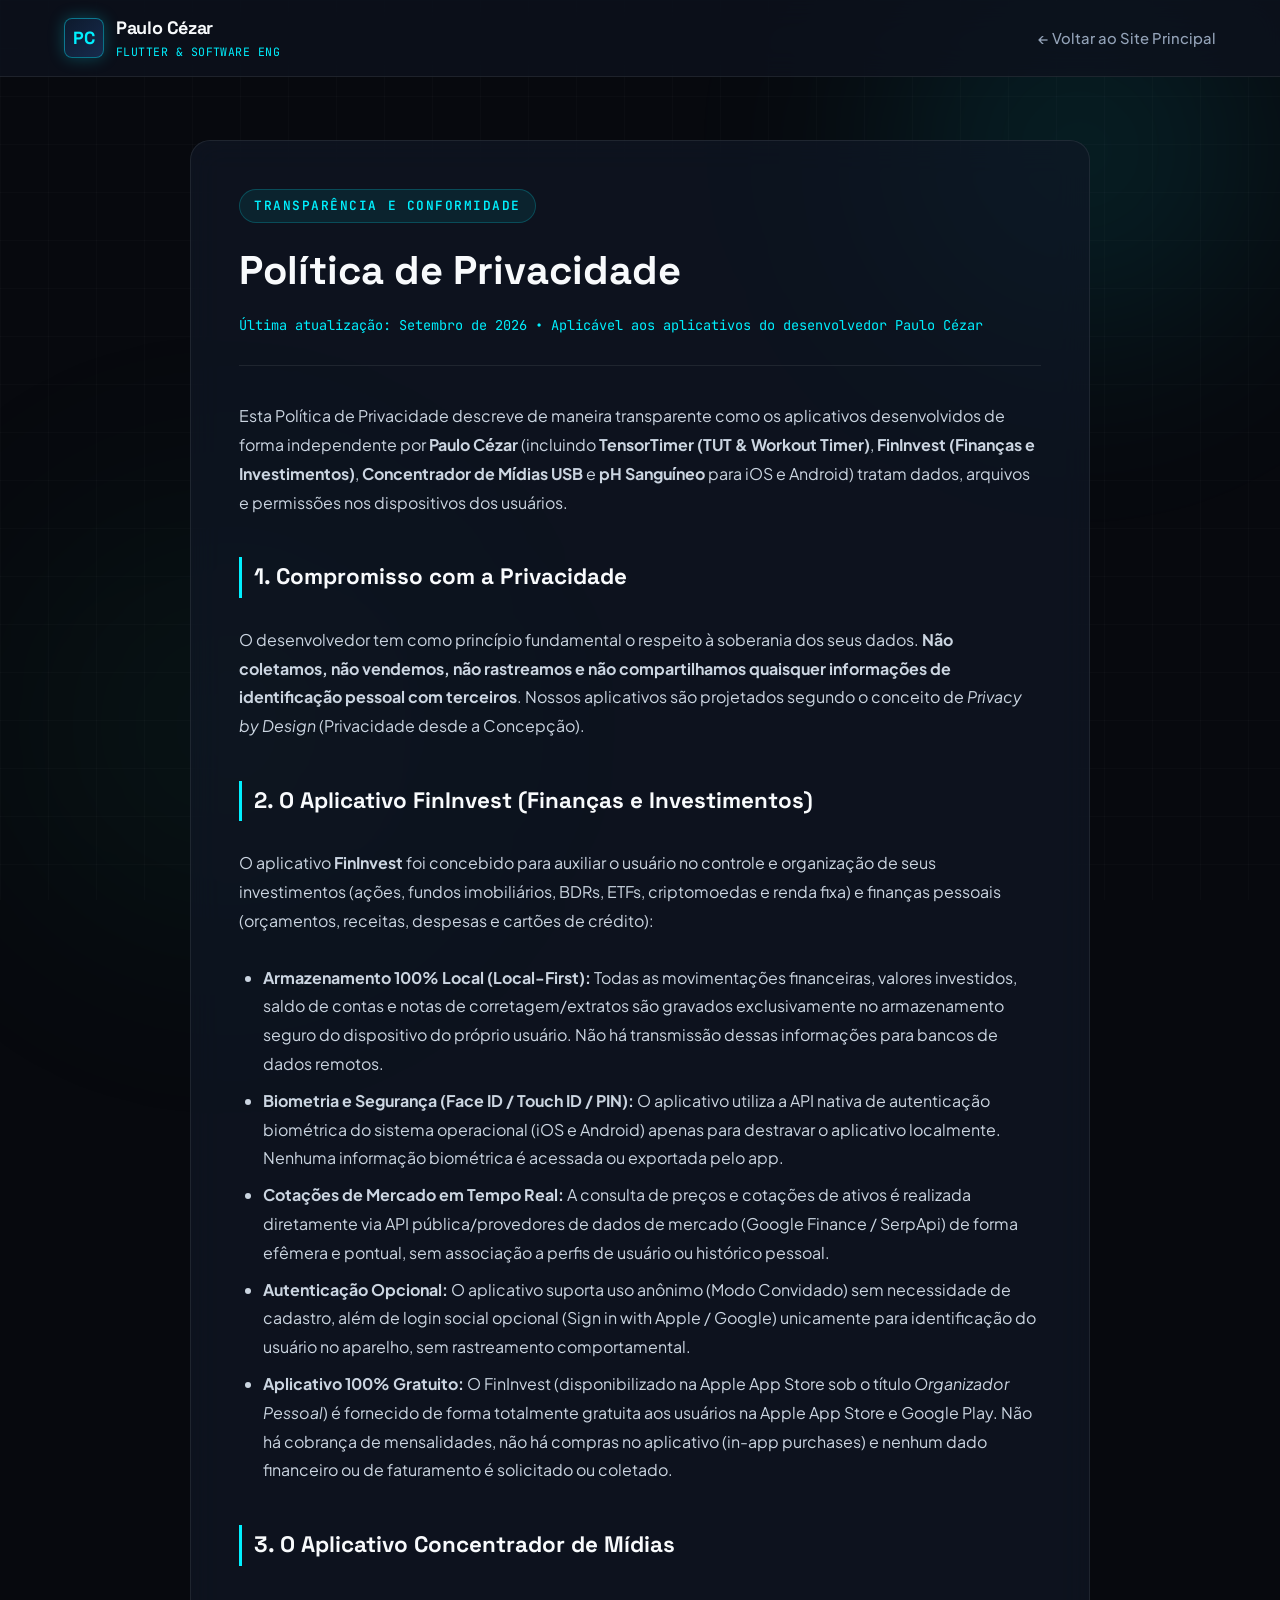
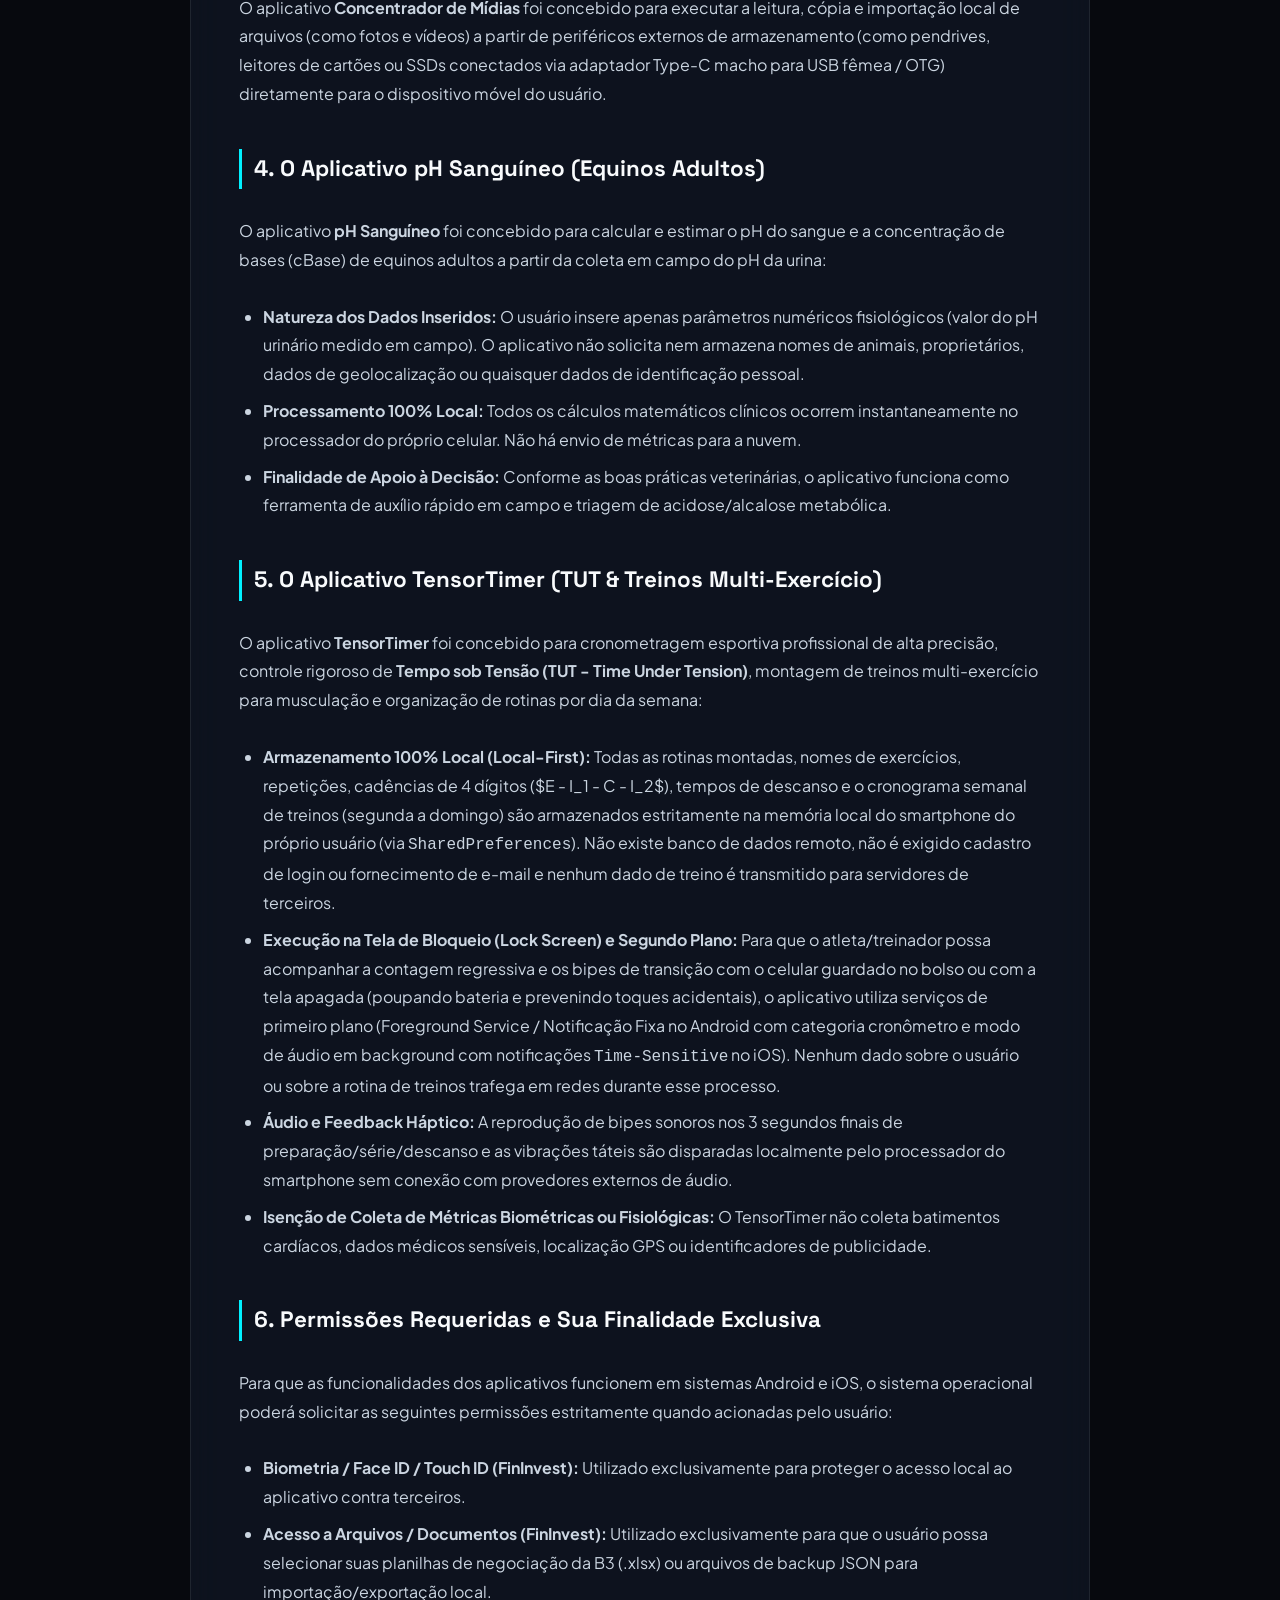
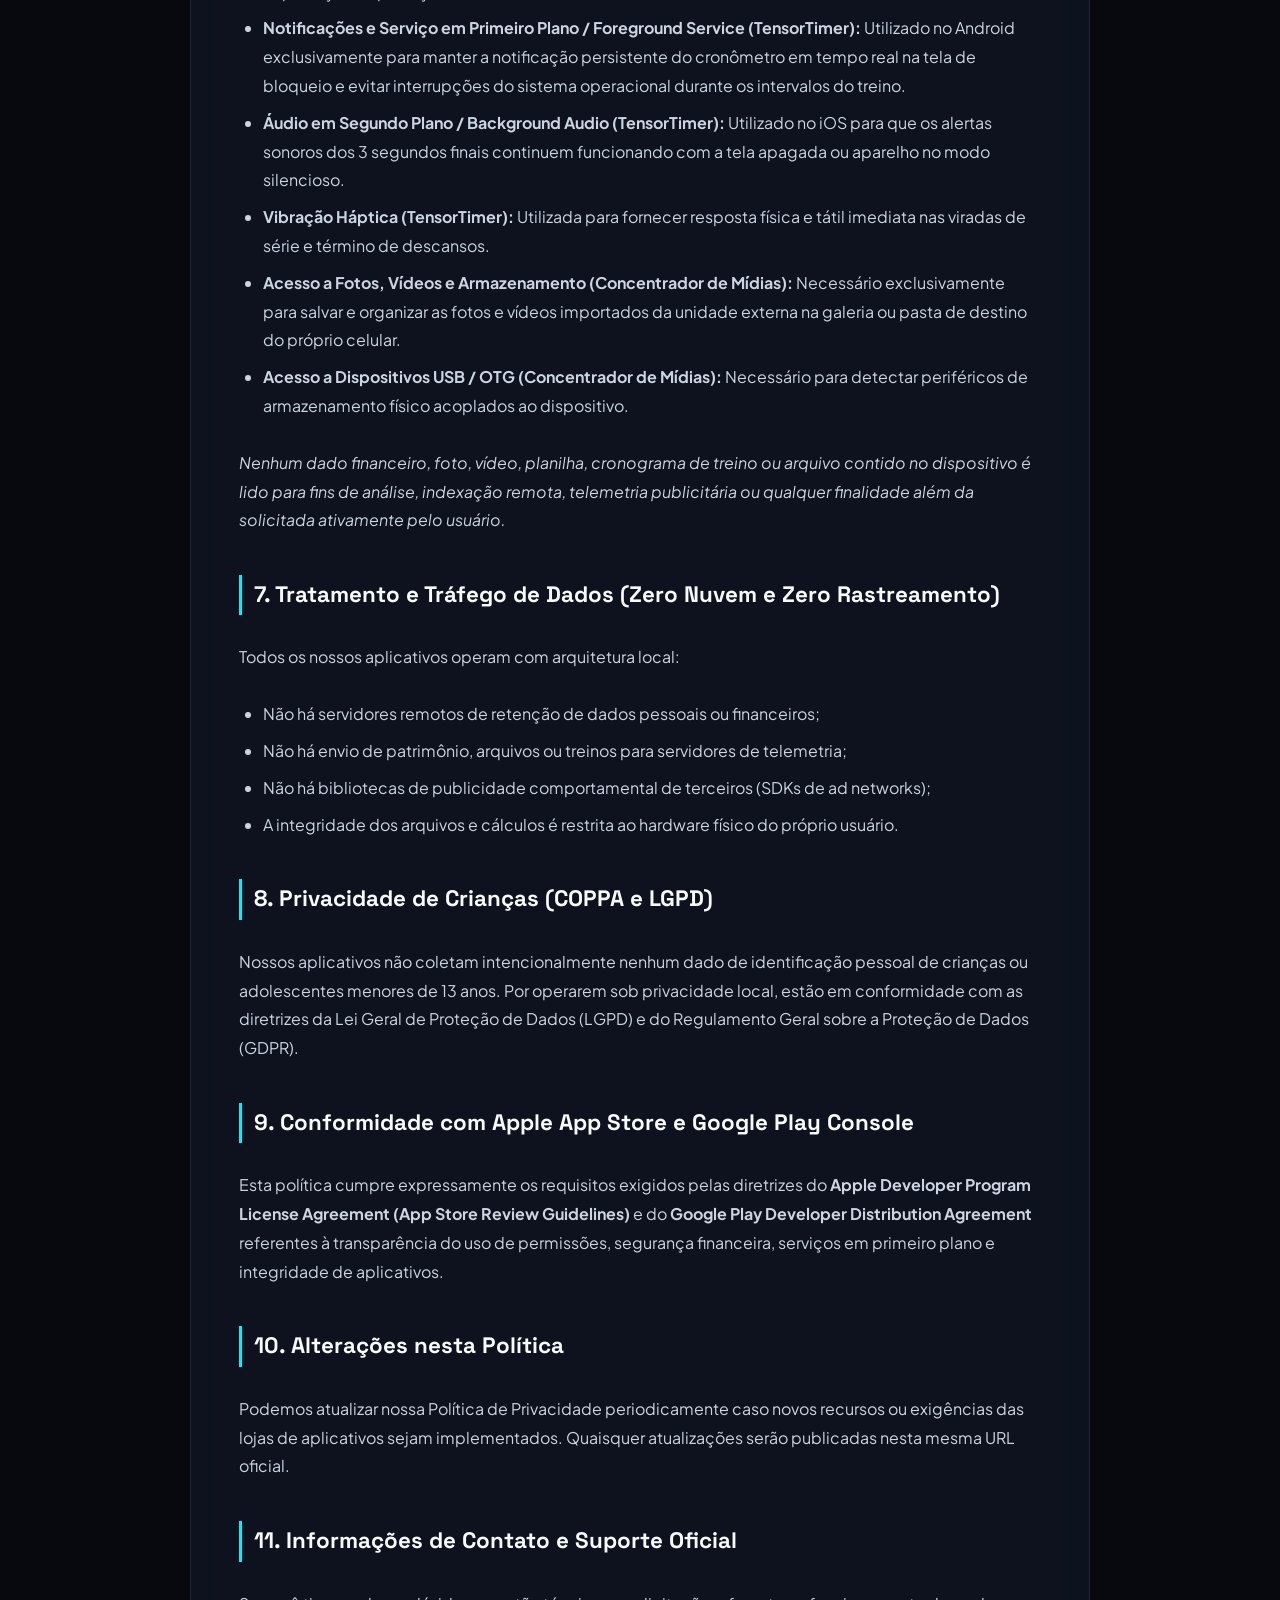
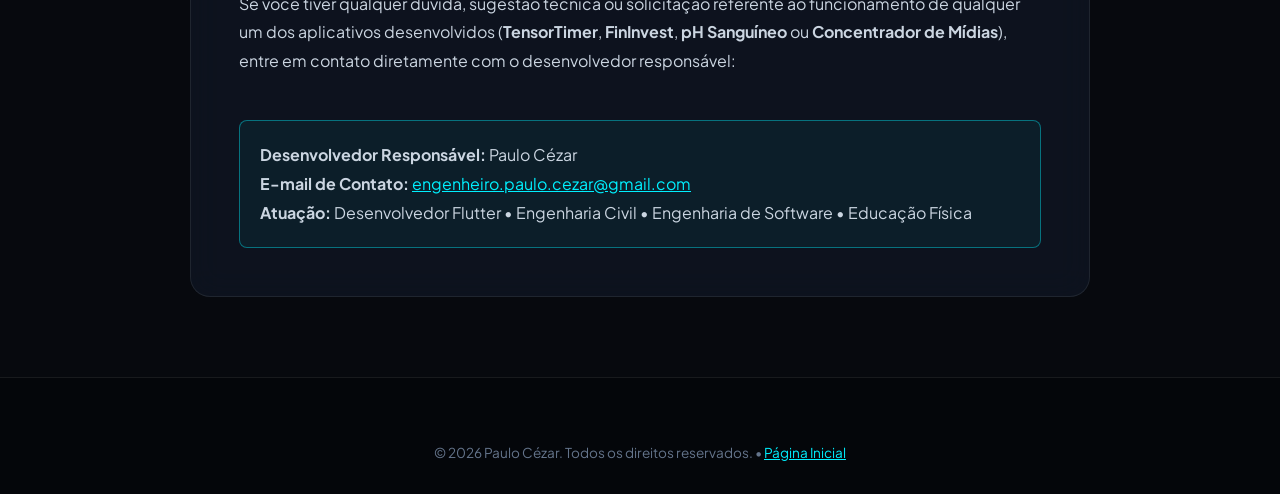
<file: privacy-policy.html>
<!DOCTYPE html>
<html lang="pt-BR">
<head>
  <meta charset="UTF-8">
  <meta name="viewport" content="width=device-width, initial-scale=1.0">
  <title>Política de Privacidade | Paulo Cézar Apps</title>
  <meta name="description" content="Política de Privacidade para os aplicativos desenvolvidos por Paulo Cézar, incluindo TensorTimer, FinInvest, Concentrador de Mídias USB e pH Sanguíneo. Em conformidade com Google Play e Apple App Store.">

  <!-- Google Fonts -->
  <link rel="preconnect" href="https://fonts.googleapis.com">
  <link rel="preconnect" href="https://fonts.gstatic.com" crossorigin>
  <link href="https://fonts.googleapis.com/css2?family=JetBrains+Mono:wght@400;500;600&family=Plus+Jakarta+Sans:wght@400;500;600;700&family=Space+Grotesk:wght@500;600;700;800&display=swap" rel="stylesheet">

  <link rel="stylesheet" href="css/style.css">

  <link rel="icon" type="image/svg+xml" href="data:image/svg+xml,<svg xmlns='http://www.w3.org/2000/svg' viewBox='0 0 100 100'><rect width='100' height='100' rx='20' fill='%2307090e'/><text x='50' y='65' font-size='46' font-family='sans-serif' font-weight='bold' fill='%2300f0ff' text-anchor='middle'>PC</text></svg>">
</head>
<body>

  <!-- Elementos de Fundo -->
  <div class="bg-glow-1"></div>
  <div class="bg-glow-2"></div>

  <!-- Barra de Navegação Simplificada -->
  <header class="navbar">
    <div class="container nav-container">
      <a href="index.html" class="brand-logo">
        <div class="brand-mark">PC</div>
        <div class="brand-text">
          <span class="brand-name">Paulo Cézar</span>
          <span class="brand-role">FLUTTER &amp; SOFTWARE ENG</span>
        </div>
      </a>

      <nav>
        <ul class="nav-menu" style="display: flex;">
          <li><a href="index.html#inicio" class="nav-link">&larr; Voltar ao Site Principal</a></li>
        </ul>
      </nav>
    </div>
  </header>

  <main class="policy-page">
    <div class="container">
      <div class="policy-card">
        <div class="policy-header">
          <span class="section-tag">Transparência e Conformidade</span>
          <h1 class="policy-title">Política de Privacidade</h1>
          <p class="policy-date">Última atualização: Setembro de 2026 &bull; Aplicável aos aplicativos do desenvolvedor Paulo Cézar</p>
        </div>

        <div class="policy-body">
          <p>
            Esta Política de Privacidade descreve de maneira transparente como os aplicativos desenvolvidos de forma independente por <strong>Paulo Cézar</strong> (incluindo <strong>TensorTimer (TUT &amp; Workout Timer)</strong>, <strong>FinInvest (Finanças e Investimentos)</strong>, <strong>Concentrador de Mídias USB</strong> e <strong>pH Sanguíneo</strong> para iOS e Android) tratam dados, arquivos e permissões nos dispositivos dos usuários.
          </p>

          <h2>1. Compromisso com a Privacidade</h2>
          <p>
            O desenvolvedor tem como princípio fundamental o respeito à soberania dos seus dados. <strong>Não coletamos, não vendemos, não rastreamos e não compartilhamos quaisquer informações de identificação pessoal com terceiros</strong>. Nossos aplicativos são projetados segundo o conceito de <em>Privacy by Design</em> (Privacidade desde a Concepção).
          </p>

          <h2>2. O Aplicativo FinInvest (Finanças e Investimentos)</h2>
          <p>
            O aplicativo <strong>FinInvest</strong> foi concebido para auxiliar o usuário no controle e organização de seus investimentos (ações, fundos imobiliários, BDRs, ETFs, criptomoedas e renda fixa) e finanças pessoais (orçamentos, receitas, despesas e cartões de crédito):
          </p>
          <ul>
            <li><strong>Armazenamento 100% Local (Local-First):</strong> Todas as movimentações financeiras, valores investidos, saldo de contas e notas de corretagem/extratos são gravados exclusivamente no armazenamento seguro do dispositivo do próprio usuário. Não há transmissão dessas informações para bancos de dados remotos.</li>
            <li><strong>Biometria e Segurança (Face ID / Touch ID / PIN):</strong> O aplicativo utiliza a API nativa de autenticação biométrica do sistema operacional (iOS e Android) apenas para destravar o aplicativo localmente. Nenhuma informação biométrica é acessada ou exportada pelo app.</li>
            <li><strong>Cotações de Mercado em Tempo Real:</strong> A consulta de preços e cotações de ativos é realizada diretamente via API pública/provedores de dados de mercado (Google Finance / SerpApi) de forma efêmera e pontual, sem associação a perfis de usuário ou histórico pessoal.</li>
            <li><strong>Autenticação Opcional:</strong> O aplicativo suporta uso anônimo (Modo Convidado) sem necessidade de cadastro, além de login social opcional (Sign in with Apple / Google) unicamente para identificação do usuário no aparelho, sem rastreamento comportamental.</li>
            <li><strong>Aplicativo 100% Gratuito:</strong> O FinInvest (disponibilizado na Apple App Store sob o título <em>Organizador Pessoal</em>) é fornecido de forma totalmente gratuita aos usuários na Apple App Store e Google Play. Não há cobrança de mensalidades, não há compras no aplicativo (in-app purchases) e nenhum dado financeiro ou de faturamento é solicitado ou coletado.</li>
          </ul>

          <h2>3. O Aplicativo Concentrador de Mídias</h2>
          <p>
            O aplicativo <strong>Concentrador de Mídias</strong> foi concebido para executar a leitura, cópia e importação local de arquivos (como fotos e vídeos) a partir de periféricos externos de armazenamento (como pendrives, leitores de cartões ou SSDs conectados via adaptador Type-C macho para USB fêmea / OTG) diretamente para o dispositivo móvel do usuário.
          </p>

          <h2>4. O Aplicativo pH Sanguíneo (Equinos Adultos)</h2>
          <p>
            O aplicativo <strong>pH Sanguíneo</strong> foi concebido para calcular e estimar o pH do sangue e a concentração de bases (cBase) de equinos adultos a partir da coleta em campo do pH da urina:
          </p>
          <ul>
            <li><strong>Natureza dos Dados Inseridos:</strong> O usuário insere apenas parâmetros numéricos fisiológicos (valor do pH urinário medido em campo). O aplicativo não solicita nem armazena nomes de animais, proprietários, dados de geolocalização ou quaisquer dados de identificação pessoal.</li>
            <li><strong>Processamento 100% Local:</strong> Todos os cálculos matemáticos clínicos ocorrem instantaneamente no processador do próprio celular. Não há envio de métricas para a nuvem.</li>
            <li><strong>Finalidade de Apoio à Decisão:</strong> Conforme as boas práticas veterinárias, o aplicativo funciona como ferramenta de auxílio rápido em campo e triagem de acidose/alcalose metabólica.</li>
          </ul>

          <h2>5. O Aplicativo TensorTimer (TUT &amp; Treinos Multi-Exercício)</h2>
          <p>
            O aplicativo <strong>TensorTimer</strong> foi concebido para cronometragem esportiva profissional de alta precisão, controle rigoroso de <strong>Tempo sob Tensão (TUT - Time Under Tension)</strong>, montagem de treinos multi-exercício para musculação e organização de rotinas por dia da semana:
          </p>
          <ul>
            <li><strong>Armazenamento 100% Local (Local-First):</strong> Todas as rotinas montadas, nomes de exercícios, repetições, cadências de 4 dígitos ($E - I_1 - C - I_2$), tempos de descanso e o cronograma semanal de treinos (segunda a domingo) são armazenados estritamente na memória local do smartphone do próprio usuário (via <code>SharedPreferences</code>). Não existe banco de dados remoto, não é exigido cadastro de login ou fornecimento de e-mail e nenhum dado de treino é transmitido para servidores de terceiros.</li>
            <li><strong>Execução na Tela de Bloqueio (Lock Screen) e Segundo Plano:</strong> Para que o atleta/treinador possa acompanhar a contagem regressiva e os bipes de transição com o celular guardado no bolso ou com a tela apagada (poupando bateria e prevenindo toques acidentais), o aplicativo utiliza serviços de primeiro plano (Foreground Service / Notificação Fixa no Android com categoria cronômetro e modo de áudio em background com notificações <code>Time-Sensitive</code> no iOS). Nenhum dado sobre o usuário ou sobre a rotina de treinos trafega em redes durante esse processo.</li>
            <li><strong>Áudio e Feedback Háptico:</strong> A reprodução de bipes sonoros nos 3 segundos finais de preparação/série/descanso e as vibrações táteis são disparadas localmente pelo processador do smartphone sem conexão com provedores externos de áudio.</li>
            <li><strong>Isenção de Coleta de Métricas Biométricas ou Fisiológicas:</strong> O TensorTimer não coleta batimentos cardíacos, dados médicos sensíveis, localização GPS ou identificadores de publicidade.</li>
          </ul>

          <h2>6. Permissões Requeridas e Sua Finalidade Exclusiva</h2>
          <p>
            Para que as funcionalidades dos aplicativos funcionem em sistemas Android e iOS, o sistema operacional poderá solicitar as seguintes permissões estritamente quando acionadas pelo usuário:
          </p>
          <ul>
            <li>
              <strong>Biometria / Face ID / Touch ID (FinInvest):</strong> Utilizado exclusivamente para proteger o acesso local ao aplicativo contra terceiros.
            </li>
            <li>
              <strong>Acesso a Arquivos / Documentos (FinInvest):</strong> Utilizado exclusivamente para que o usuário possa selecionar suas planilhas de negociação da B3 (.xlsx) ou arquivos de backup JSON para importação/exportação local.
            </li>
            <li>
              <strong>Notificações e Serviço em Primeiro Plano / Foreground Service (TensorTimer):</strong> Utilizado no Android exclusivamente para manter a notificação persistente do cronômetro em tempo real na tela de bloqueio e evitar interrupções do sistema operacional durante os intervalos do treino.
            </li>
            <li>
              <strong>Áudio em Segundo Plano / Background Audio (TensorTimer):</strong> Utilizado no iOS para que os alertas sonoros dos 3 segundos finais continuem funcionando com a tela apagada ou aparelho no modo silencioso.
            </li>
            <li>
              <strong>Vibração Háptica (TensorTimer):</strong> Utilizada para fornecer resposta física e tátil imediata nas viradas de série e término de descansos.
            </li>
            <li>
              <strong>Acesso a Fotos, Vídeos e Armazenamento (Concentrador de Mídias):</strong> Necessário exclusivamente para salvar e organizar as fotos e vídeos importados da unidade externa na galeria ou pasta de destino do próprio celular.
            </li>
            <li>
              <strong>Acesso a Dispositivos USB / OTG (Concentrador de Mídias):</strong> Necessário para detectar periféricos de armazenamento físico acoplados ao dispositivo.
            </li>
          </ul>
          <p>
            <em>Nenhum dado financeiro, foto, vídeo, planilha, cronograma de treino ou arquivo contido no dispositivo é lido para fins de análise, indexação remota, telemetria publicitária ou qualquer finalidade além da solicitada ativamente pelo usuário.</em>
          </p>

          <h2>7. Tratamento e Tráfego de Dados (Zero Nuvem e Zero Rastreamento)</h2>
          <p>
            Todos os nossos aplicativos operam com arquitetura local:
          </p>
          <ul>
            <li>Não há servidores remotos de retenção de dados pessoais ou financeiros;</li>
            <li>Não há envio de patrimônio, arquivos ou treinos para servidores de telemetria;</li>
            <li>Não há bibliotecas de publicidade comportamental de terceiros (SDKs de ad networks);</li>
            <li>A integridade dos arquivos e cálculos é restrita ao hardware físico do próprio usuário.</li>
          </ul>

          <h2>8. Privacidade de Crianças (COPPA e LGPD)</h2>
          <p>
            Nossos aplicativos não coletam intencionalmente nenhum dado de identificação pessoal de crianças ou adolescentes menores de 13 anos. Por operarem sob privacidade local, estão em conformidade com as diretrizes da Lei Geral de Proteção de Dados (LGPD) e do Regulamento Geral sobre a Proteção de Dados (GDPR).
          </p>

          <h2>9. Conformidade com Apple App Store e Google Play Console</h2>
          <p>
            Esta política cumpre expressamente os requisitos exigidos pelas diretrizes do <strong>Apple Developer Program License Agreement (App Store Review Guidelines)</strong> e do <strong>Google Play Developer Distribution Agreement</strong> referentes à transparência do uso de permissões, segurança financeira, serviços em primeiro plano e integridade de aplicativos.
          </p>

          <h2>10. Alterações nesta Política</h2>
          <p>
            Podemos atualizar nossa Política de Privacidade periodicamente caso novos recursos ou exigências das lojas de aplicativos sejam implementados. Quaisquer atualizações serão publicadas nesta mesma URL oficial.
          </p>

          <h2>11. Informações de Contato e Suporte Oficial</h2>
          <p>
            Se você tiver qualquer dúvida, sugestão técnica ou solicitação referente ao funcionamento de qualquer um dos aplicativos desenvolvidos (<strong>TensorTimer</strong>, <strong>FinInvest</strong>, <strong>pH Sanguíneo</strong> ou <strong>Concentrador de Mídias</strong>), entre em contato diretamente com o desenvolvedor responsável:
          </p>

          <div class="policy-contact-box">
            <strong>Desenvolvedor Responsável:</strong> Paulo Cézar<br>
            <strong>E-mail de Contato:</strong> <a href="mailto:engenheiro.paulo.cezar@gmail.com" style="color: var(--cyan);">engenheiro.paulo.cezar@gmail.com</a><br>
            <strong>Atuação:</strong> Desenvolvedor Flutter &bull; Engenharia Civil &bull; Engenharia de Software &bull; Educação Física
          </div>
        </div>
      </div>
    </div>
  </main>

  <footer class="site-footer">
    <div class="container" style="text-align: center; color: var(--text-dim); font-size: 0.85rem;">
      &copy; 2026 Paulo Cézar. Todos os direitos reservados. &bull; <a href="index.html" style="color: var(--cyan);">Página Inicial</a>
    </div>
  </footer>

</body>
</html>
</file>
<file: css/style.css>
/* ==========================================================================
   PAULO CÉZAR - FLUTTER DEVELOPER & SOFTWARE ENGINEER
   Design System: Precision Techno-Architectural & Kinetic Health
   ========================================================================== */

:root {
  /* Color Palette */
  --bg-primary: #07090e;
  --bg-secondary: #0d121d;
  --bg-card: rgba(16, 23, 38, 0.7);
  --bg-card-hover: rgba(23, 33, 54, 0.85);
  --bg-glass: rgba(13, 18, 29, 0.8);

  /* Accents */
  --cyan: #00f0ff;
  --cyan-glow: rgba(0, 240, 255, 0.25);
  --cyan-dark: #0284c7;
  
  --emerald: #10b981;
  --emerald-glow: rgba(16, 185, 129, 0.2);
  
  --amber: #f59e0b;
  --amber-glow: rgba(245, 158, 11, 0.2);

  --purple: #8b5cf6;
  --purple-glow: rgba(139, 92, 246, 0.2);

  /* Neutrals & Text */
  --text-primary: #f8fafc;
  --text-secondary: #cbd5e1;
  --text-muted: #94a3b8;
  --text-dim: #64748b;

  /* Borders & Dividers */
  --border-subtle: rgba(255, 255, 255, 0.08);
  --border-focus: rgba(0, 240, 255, 0.4);
  --border-emerald: rgba(16, 185, 129, 0.35);

  /* Typography */
  --font-display: 'Space Grotesk', -apple-system, BlinkMacSystemFont, sans-serif;
  --font-body: 'Plus Jakarta Sans', -apple-system, BlinkMacSystemFont, sans-serif;
  --font-mono: 'JetBrains Mono', monospace;

  /* Layout & Spacing */
  --container-max: 1200px;
  --radius-sm: 8px;
  --radius-md: 14px;
  --radius-lg: 20px;
  --radius-full: 9999px;
  
  /* Transitions */
  --transition-smooth: all 0.25s cubic-bezier(0.16, 1, 0.3, 1);
  --transition-bounce: all 0.4s cubic-bezier(0.34, 1.56, 0.64, 1);
}

/* Reset & Base Setup */
*, *::before, *::after {
  box-sizing: border-box;
  margin: 0;
  padding: 0;
}

html {
  scroll-behavior: smooth;
  color-scheme: dark;
}

body {
  background-color: var(--bg-primary);
  color: var(--text-primary);
  font-family: var(--font-body);
  font-size: 16px;
  line-height: 1.6;
  overflow-x: hidden;
  position: relative;
  -webkit-font-smoothing: antialiased;
}

/* Blueprint Grid Background */
body::before {
  content: '';
  position: fixed;
  top: 0;
  left: 0;
  width: 100vw;
  height: 100vh;
  background-image: 
    linear-gradient(to right, rgba(255, 255, 255, 0.02) 1px, transparent 1px),
    linear-gradient(to bottom, rgba(255, 255, 255, 0.02) 1px, transparent 1px);
  background-size: 48px 48px;
  pointer-events: none;
  z-index: 0;
}

/* Radial Glow Orbs */
.bg-glow-1 {
  position: fixed;
  top: -150px;
  right: -100px;
  width: 600px;
  height: 600px;
  border-radius: 50%;
  background: radial-gradient(circle, rgba(0, 240, 255, 0.12) 0%, transparent 70%);
  pointer-events: none;
  z-index: 0;
  filter: blur(80px);
}

.bg-glow-2 {
  position: fixed;
  bottom: -150px;
  left: -100px;
  width: 650px;
  height: 650px;
  border-radius: 50%;
  background: radial-gradient(circle, rgba(16, 185, 129, 0.08) 0%, transparent 70%);
  pointer-events: none;
  z-index: 0;
  filter: blur(90px);
}

/* Layout Utilities */
.container {
  width: 100%;
  max-width: var(--container-max);
  margin: 0 auto;
  padding: 0 24px;
  position: relative;
  z-index: 1;
}

section {
  padding: 96px 0;
  position: relative;
  z-index: 1;
}

/* Section Header Component */
.section-header {
  margin-bottom: 56px;
}

.section-tag {
  display: inline-flex;
  align-items: center;
  gap: 8px;
  font-family: var(--font-mono);
  font-size: 0.8rem;
  font-weight: 600;
  text-transform: uppercase;
  letter-spacing: 0.12em;
  color: var(--cyan);
  padding: 6px 14px;
  background: rgba(0, 240, 255, 0.08);
  border: 1px solid rgba(0, 240, 255, 0.2);
  border-radius: var(--radius-full);
  margin-bottom: 16px;
}

.section-tag svg {
  width: 14px;
  height: 14px;
}

.section-title {
  font-family: var(--font-display);
  font-size: clamp(2rem, 4vw, 2.75rem);
  font-weight: 700;
  letter-spacing: -0.03em;
  line-height: 1.15;
  margin-bottom: 16px;
  color: var(--text-primary);
}

.section-subtitle {
  font-size: 1.125rem;
  color: var(--text-muted);
  max-width: 680px;
}

/* ==========================================================================
   NAVIGATION BAR
   ========================================================================== */
.navbar {
  position: fixed;
  top: 0;
  left: 0;
  right: 0;
  z-index: 100;
  background: var(--bg-glass);
  backdrop-filter: blur(16px);
  -webkit-backdrop-filter: blur(16px);
  border-bottom: 1px solid var(--border-subtle);
  transition: var(--transition-smooth);
}

.nav-container {
  display: flex;
  align-items: center;
  justify-content: space-between;
  height: 76px;
}

.brand-logo {
  display: flex;
  align-items: center;
  gap: 12px;
  text-decoration: none;
}

.brand-mark {
  width: 40px;
  height: 40px;
  border-radius: var(--radius-sm);
  background: linear-gradient(135deg, #0d1a2d 0%, #172b4d 100%);
  border: 1px solid var(--border-focus);
  display: flex;
  align-items: center;
  justify-content: center;
  font-family: var(--font-display);
  font-weight: 700;
  color: var(--cyan);
  font-size: 1.1rem;
  box-shadow: 0 0 16px var(--cyan-glow);
}

.brand-text {
  display: flex;
  flex-direction: column;
}

.brand-name {
  font-family: var(--font-display);
  font-weight: 700;
  font-size: 1.125rem;
  letter-spacing: -0.02em;
  color: var(--text-primary);
}

.brand-role {
  font-family: var(--font-mono);
  font-size: 0.72rem;
  color: var(--cyan);
  letter-spacing: 0.04em;
}

.nav-menu {
  display: flex;
  align-items: center;
  gap: 32px;
  list-style: none;
}

.nav-link {
  color: var(--text-muted);
  text-decoration: none;
  font-size: 0.925rem;
  font-weight: 500;
  transition: var(--transition-smooth);
  position: relative;
}

.nav-link:hover, .nav-link.active {
  color: var(--cyan);
}

.nav-cta {
  display: inline-flex;
  align-items: center;
  gap: 8px;
  background: linear-gradient(135deg, rgba(0, 240, 255, 0.15) 0%, rgba(16, 185, 129, 0.15) 100%);
  border: 1px solid var(--border-focus);
  color: var(--text-primary);
  padding: 8px 18px;
  border-radius: var(--radius-full);
  font-size: 0.875rem;
  font-weight: 600;
  text-decoration: none;
  transition: var(--transition-smooth);
}

.nav-cta:hover {
  transform: translateY(-2px);
  border-color: var(--cyan);
  box-shadow: 0 0 20px var(--cyan-glow);
}

.mobile-toggle {
  display: none;
  background: transparent;
  border: none;
  color: var(--text-primary);
  cursor: pointer;
  padding: 8px;
}

/* ==========================================================================
   HERO SECTION
   ========================================================================== */
.hero {
  padding-top: 170px;
  padding-bottom: 100px;
}

.hero-grid {
  display: grid;
  grid-template-columns: 1.15fr 0.85fr;
  gap: 56px;
  align-items: center;
}

.hero-status {
  display: inline-flex;
  align-items: center;
  gap: 8px;
  background: rgba(16, 185, 129, 0.1);
  border: 1px solid rgba(16, 185, 129, 0.25);
  padding: 6px 14px;
  border-radius: var(--radius-full);
  font-family: var(--font-mono);
  font-size: 0.8rem;
  color: var(--emerald);
  margin-bottom: 24px;
}

.status-dot {
  width: 8px;
  height: 8px;
  border-radius: 50%;
  background-color: var(--emerald);
  box-shadow: 0 0 10px var(--emerald);
  animation: pulseDot 2s infinite;
}

@keyframes pulseDot {
  0%, 100% { opacity: 1; transform: scale(1); }
  50% { opacity: 0.4; transform: scale(0.85); }
}

.hero-title {
  font-family: var(--font-display);
  font-size: clamp(2.5rem, 5.2vw, 3.8rem);
  font-weight: 800;
  letter-spacing: -0.04em;
  line-height: 1.08;
  margin-bottom: 24px;
}

.hero-title .gradient-text {
  background: linear-gradient(135deg, #00f0ff 0%, #38bdf8 50%, #10b981 100%);
  -webkit-background-clip: text;
  -webkit-text-fill-color: transparent;
}

.hero-desc {
  font-size: 1.15rem;
  color: var(--text-secondary);
  line-height: 1.7;
  margin-bottom: 36px;
}

.hero-actions {
  display: flex;
  flex-wrap: wrap;
  gap: 16px;
  margin-bottom: 48px;
}

.btn {
  display: inline-flex;
  align-items: center;
  justify-content: center;
  gap: 10px;
  padding: 14px 26px;
  border-radius: var(--radius-sm);
  font-size: 0.95rem;
  font-weight: 600;
  text-decoration: none;
  cursor: pointer;
  transition: var(--transition-smooth);
}

.btn-primary {
  background: var(--cyan);
  color: #040810;
  border: 1px solid var(--cyan);
  font-weight: 700;
  box-shadow: 0 0 24px var(--cyan-glow);
}

.btn-primary:hover {
  transform: translateY(-2px);
  background: #38e1ff;
  box-shadow: 0 4px 30px rgba(0, 240, 255, 0.45);
}

.btn-secondary {
  background: rgba(255, 255, 255, 0.05);
  color: var(--text-primary);
  border: 1px solid var(--border-subtle);
  backdrop-filter: blur(8px);
}

.btn-secondary:hover {
  transform: translateY(-2px);
  background: rgba(255, 255, 255, 0.1);
  border-color: rgba(255, 255, 255, 0.2);
}

.btn-pix {
  background: linear-gradient(135deg, #059669 0%, #10b981 100%);
  color: #ffffff;
  border: none;
  box-shadow: 0 0 20px var(--emerald-glow);
}

.btn-pix:hover {
  transform: translateY(-2px);
  box-shadow: 0 4px 28px rgba(16, 185, 129, 0.4);
}

.hero-stats {
  display: grid;
  grid-template-columns: repeat(3, 1fr);
  gap: 20px;
  padding-top: 28px;
  border-top: 1px solid var(--border-subtle);
}

.stat-item {
  display: flex;
  flex-direction: column;
}

.stat-num {
  font-family: var(--font-display);
  font-size: 1.75rem;
  font-weight: 700;
  color: var(--text-primary);
}

.stat-label {
  font-size: 0.8rem;
  color: var(--text-muted);
}

/* Hero Profile Card */
.hero-visual {
  position: relative;
}

.profile-card {
  background: var(--bg-card);
  border: 1px solid var(--border-subtle);
  border-radius: var(--radius-lg);
  padding: 32px;
  backdrop-filter: blur(16px);
  box-shadow: 0 20px 40px rgba(0, 0, 0, 0.5);
  position: relative;
  overflow: hidden;
}

.profile-card::before {
  content: '';
  position: absolute;
  top: 0;
  left: 0;
  right: 0;
  height: 2px;
  background: linear-gradient(90deg, var(--cyan), var(--emerald), transparent);
}

.card-top {
  display: flex;
  align-items: center;
  justify-content: space-between;
  margin-bottom: 24px;
}

.card-badge {
  font-family: var(--font-mono);
  font-size: 0.75rem;
  padding: 4px 10px;
  background: rgba(0, 240, 255, 0.08);
  border: 1px solid var(--border-focus);
  color: var(--cyan);
  border-radius: var(--radius-sm);
}

.mac-dots {
  display: flex;
  gap: 6px;
}

.mac-dot {
  width: 10px;
  height: 10px;
  border-radius: 50%;
  background: rgba(255, 255, 255, 0.2);
}

.profile-identity {
  display: flex;
  align-items: center;
  gap: 18px;
  margin-bottom: 28px;
}

.avatar-wrapper {
  position: relative;
  width: 82px;
  height: 82px;
  min-width: 82px;
  display: flex;
  align-items: center;
  justify-content: center;
}

.avatar-image-container {
  width: 100%;
  height: 100%;
  border-radius: var(--radius-md);
  background: linear-gradient(135deg, #1e293b 0%, #0f172a 100%);
  border: 2px solid var(--border-focus);
  overflow: hidden;
  box-shadow: 0 0 24px var(--cyan-glow);
}

.developer-photo {
  width: 100%;
  height: 100%;
  object-fit: cover;
  object-position: center 58%;
  display: block;
  transition: transform 0.4s cubic-bezier(0.16, 1, 0.3, 1);
}

.profile-card:hover .developer-photo {
  transform: scale(1.08);
}

.avatar-verified-badge {
  position: absolute;
  bottom: -3px;
  right: -3px;
  width: 24px;
  height: 24px;
  background: var(--emerald);
  border-radius: 50%;
  display: flex;
  align-items: center;
  justify-content: center;
  border: 2.5px solid var(--bg-card);
  box-shadow: 0 0 12px rgba(16, 185, 129, 0.6);
  z-index: 2;
}

.avatar-verified-badge svg {
  width: 13px;
  height: 13px;
  stroke: #ffffff;
}

.profile-name {
  font-family: var(--font-display);
  font-size: 1.35rem;
  font-weight: 700;
  margin-bottom: 4px;
}

.profile-meta {
  font-size: 0.85rem;
  color: var(--text-muted);
}

.tech-stack-list {
  display: flex;
  flex-wrap: wrap;
  gap: 8px;
  margin-bottom: 28px;
}

.tech-tag {
  font-family: var(--font-mono);
  font-size: 0.75rem;
  background: rgba(255, 255, 255, 0.04);
  border: 1px solid var(--border-subtle);
  padding: 5px 10px;
  border-radius: var(--radius-sm);
  color: var(--text-secondary);
}

.tech-tag.highlight {
  background: rgba(0, 240, 255, 0.08);
  border-color: rgba(0, 240, 255, 0.25);
  color: var(--cyan);
}

.quick-specs {
  background: rgba(0, 0, 0, 0.25);
  border-radius: var(--radius-sm);
  padding: 14px 16px;
  font-family: var(--font-mono);
  font-size: 0.8rem;
  color: var(--text-muted);
  display: flex;
  flex-direction: column;
  gap: 8px;
}

.spec-line {
  display: flex;
  justify-content: space-between;
}

.spec-val {
  color: var(--text-primary);
}

/* ==========================================================================
   ABOUT / MULTIDISCIPLINARY SECTION
   ========================================================================== */
.pillars-grid {
  display: grid;
  grid-template-columns: repeat(auto-fit, minmax(260px, 1fr));
  gap: 24px;
  margin-top: 40px;
}

.pillar-card {
  background: var(--bg-card);
  border: 1px solid var(--border-subtle);
  border-radius: var(--radius-md);
  padding: 32px 24px;
  transition: var(--transition-smooth);
  position: relative;
  display: flex;
  flex-direction: column;
}

.pillar-card:hover {
  transform: translateY(-4px);
  background: var(--bg-card-hover);
  border-color: var(--border-focus);
  box-shadow: 0 16px 32px rgba(0, 0, 0, 0.3);
}

.pillar-icon {
  width: 52px;
  height: 52px;
  border-radius: var(--radius-sm);
  display: flex;
  align-items: center;
  justify-content: center;
  margin-bottom: 20px;
}

.icon-eng {
  background: rgba(245, 158, 11, 0.12);
  color: var(--amber);
  border: 1px solid rgba(245, 158, 11, 0.3);
}

.icon-ads {
  background: rgba(0, 240, 255, 0.12);
  color: var(--cyan);
  border: 1px solid rgba(0, 240, 255, 0.3);
}

.icon-soft {
  background: rgba(139, 92, 246, 0.12);
  color: var(--purple);
  border: 1px solid rgba(139, 92, 246, 0.3);
}

.icon-fit {
  background: rgba(16, 185, 129, 0.12);
  color: var(--emerald);
  border: 1px solid rgba(16, 185, 129, 0.3);
}

.pillar-card h3 {
  font-family: var(--font-display);
  font-size: 1.25rem;
  font-weight: 700;
  margin-bottom: 6px;
}

.pillar-status {
  font-family: var(--font-mono);
  font-size: 0.72rem;
  color: var(--text-dim);
  text-transform: uppercase;
  letter-spacing: 0.05em;
  margin-bottom: 12px;
}

.pillar-card p {
  font-size: 0.925rem;
  color: var(--text-muted);
  line-height: 1.6;
}

/* Philosophy Banner */
.philosophy-card {
  margin-top: 40px;
  background: linear-gradient(135deg, rgba(13, 18, 29, 0.95) 0%, rgba(20, 29, 48, 0.95) 100%);
  border: 1px solid var(--border-focus);
  border-radius: var(--radius-md);
  padding: 36px 40px;
  display: grid;
  grid-template-columns: 1fr auto;
  align-items: center;
  gap: 32px;
}

.philosophy-title {
  font-family: var(--font-display);
  font-size: 1.4rem;
  font-weight: 700;
  margin-bottom: 10px;
  color: var(--text-primary);
}

.philosophy-desc {
  color: var(--text-secondary);
  font-size: 1rem;
  line-height: 1.65;
}

/* ==========================================================================
   FEATURED APP: CONCENTRADOR DE MÍDIAS (SHOWCASE)
   ========================================================================== */
.app-hero-card {
  background: linear-gradient(180deg, rgba(18, 26, 42, 0.9) 0%, rgba(10, 15, 26, 0.9) 100%);
  border: 1px solid var(--border-focus);
  border-radius: var(--radius-lg);
  padding: 48px;
  box-shadow: 0 24px 60px rgba(0, 0, 0, 0.6);
  position: relative;
  overflow: hidden;
  margin-bottom: 48px;
}

.app-hero-card::after {
  content: '';
  position: absolute;
  top: -100px;
  right: -100px;
  width: 400px;
  height: 400px;
  border-radius: 50%;
  background: radial-gradient(circle, var(--cyan-glow) 0%, transparent 70%);
  filter: blur(60px);
  pointer-events: none;
}

.app-hero-grid {
  display: grid;
  grid-template-columns: 1.2fr 0.8fr;
  gap: 48px;
  align-items: center;
}

.app-badge-row {
  display: flex;
  align-items: center;
  gap: 12px;
  margin-bottom: 20px;
}

.app-type-badge {
  font-family: var(--font-mono);
  font-size: 0.75rem;
  font-weight: 600;
  background: rgba(0, 240, 255, 0.12);
  border: 1px solid var(--cyan);
  color: var(--cyan);
  padding: 4px 12px;
  border-radius: var(--radius-full);
}

.app-title {
  font-family: var(--font-display);
  font-size: clamp(2rem, 3.5vw, 2.5rem);
  font-weight: 800;
  letter-spacing: -0.03em;
  margin-bottom: 16px;
}

.app-tagline {
  font-size: 1.1rem;
  color: var(--text-secondary);
  line-height: 1.6;
  margin-bottom: 28px;
}

/* Feature bullets */
.app-feature-list {
  display: flex;
  flex-direction: column;
  gap: 14px;
  margin-bottom: 36px;
}

.app-feature-item {
  display: flex;
  align-items: flex-start;
  gap: 12px;
  font-size: 0.95rem;
  color: var(--text-secondary);
}

.feature-check {
  width: 20px;
  height: 20px;
  min-width: 20px;
  border-radius: 50%;
  background: rgba(16, 185, 129, 0.15);
  border: 1px solid var(--emerald);
  display: flex;
  align-items: center;
  justify-content: center;
  color: var(--emerald);
  font-size: 0.75rem;
  margin-top: 2px;
}

/* App Store Availability Row */
.store-buttons-group {
  display: flex;
  flex-wrap: wrap;
  gap: 16px;
  align-items: center;
}

.store-badge-card {
  display: inline-flex;
  align-items: center;
  gap: 14px;
  background: rgba(255, 255, 255, 0.05);
  border: 1px solid rgba(255, 255, 255, 0.15);
  padding: 10px 18px;
  border-radius: var(--radius-md);
  text-decoration: none;
  color: var(--text-primary);
  transition: var(--transition-smooth);
}

.store-badge-card:hover {
  background: rgba(255, 255, 255, 0.1);
  border-color: var(--text-primary);
  transform: translateY(-2px);
}

.store-badge-card.published {
  border-color: rgba(0, 240, 255, 0.4);
  background: rgba(0, 240, 255, 0.06);
}

.store-badge-card.testing {
  border-color: rgba(245, 158, 11, 0.4);
  background: rgba(245, 158, 11, 0.06);
}

.store-badge-card.review {
  border-color: rgba(56, 189, 248, 0.4);
  background: rgba(56, 189, 248, 0.06);
}

.store-badge-card.prep {
  border-color: rgba(255, 87, 34, 0.4);
  background: rgba(255, 87, 34, 0.06);
}

.store-icon {
  width: 28px;
  height: 28px;
  display: flex;
  align-items: center;
  justify-content: center;
}

.store-icon svg {
  width: 100%;
  height: 100%;
  fill: currentColor;
}

.store-info {
  display: flex;
  flex-direction: column;
}

.store-sub {
  font-family: var(--font-mono);
  font-size: 0.65rem;
  color: var(--text-muted);
  text-transform: uppercase;
}

.store-name {
  font-family: var(--font-display);
  font-weight: 700;
  font-size: 0.95rem;
  display: flex;
  align-items: center;
  gap: 6px;
}

.status-chip {
  font-size: 0.65rem;
  padding: 2px 6px;
  border-radius: 4px;
  font-weight: 600;
}

.status-chip.chip-active {
  background: rgba(16, 185, 129, 0.2);
  color: var(--emerald);
}

.status-chip.chip-test {
  background: rgba(245, 158, 11, 0.2);
  color: var(--amber);
}

.status-chip.chip-review {
  background: rgba(56, 189, 248, 0.18);
  color: #38bdf8;
  border: 1px solid rgba(56, 189, 248, 0.35);
}

.status-chip.chip-prep {
  background: rgba(255, 87, 34, 0.18);
  color: #ff7043;
  border: 1px solid rgba(255, 87, 34, 0.35);
}

/* Hardware Connection Blueprint Interactive Visualizer */
.hardware-visualizer {
  background: rgba(6, 10, 18, 0.85);
  border: 1px solid var(--border-subtle);
  border-radius: var(--radius-md);
  padding: 28px;
  position: relative;
}

.visualizer-header {
  display: flex;
  align-items: center;
  justify-content: space-between;
  margin-bottom: 24px;
  border-bottom: 1px solid var(--border-subtle);
  padding-bottom: 12px;
}

.visualizer-title {
  font-family: var(--font-mono);
  font-size: 0.8rem;
  color: var(--cyan);
  display: flex;
  align-items: center;
  gap: 8px;
}

.diagram-chain {
  display: flex;
  flex-direction: column;
  gap: 16px;
}

.diagram-node {
  display: flex;
  align-items: center;
  gap: 16px;
  padding: 14px 18px;
  background: rgba(16, 23, 38, 0.8);
  border: 1px solid var(--border-subtle);
  border-radius: var(--radius-sm);
  transition: var(--transition-smooth);
}

.diagram-node:hover {
  border-color: var(--cyan);
  background: rgba(23, 33, 54, 0.9);
}

.node-icon-wrap {
  width: 40px;
  height: 40px;
  min-width: 40px;
  border-radius: var(--radius-sm);
  background: rgba(0, 240, 255, 0.1);
  color: var(--cyan);
  display: flex;
  align-items: center;
  justify-content: center;
}

.node-text h4 {
  font-family: var(--font-display);
  font-size: 0.95rem;
  font-weight: 600;
  margin-bottom: 2px;
}

.node-text p {
  font-size: 0.8rem;
  color: var(--text-muted);
}

.diagram-connector {
  display: flex;
  justify-content: center;
  align-items: center;
  color: var(--cyan);
  height: 12px;
  opacity: 0.7;
}

.hardware-callout {
  margin-top: 20px;
  padding: 12px 16px;
  background: rgba(245, 158, 11, 0.08);
  border-left: 3px solid var(--amber);
  border-radius: 0 var(--radius-sm) var(--radius-sm) 0;
  font-size: 0.8rem;
  color: var(--text-secondary);
}

.hardware-callout strong {
  color: var(--amber);
}

/* Card Styling for pH Sanguíneo & Health Apps */
.app-hero-card.card-emerald {
  border-color: rgba(16, 185, 129, 0.35);
  background: linear-gradient(180deg, rgba(13, 28, 24, 0.9) 0%, rgba(8, 16, 18, 0.9) 100%);
}

.app-hero-card.card-emerald::after {
  background: radial-gradient(circle, var(--emerald-glow) 0%, transparent 70%);
}

/* Card Styling for FinInvest & Fintech Apps */
.app-hero-card.card-indigo {
  border-color: rgba(56, 189, 248, 0.35);
  background: linear-gradient(180deg, rgba(14, 25, 45, 0.9) 0%, rgba(8, 14, 26, 0.9) 100%);
}

.app-hero-card.card-indigo::after {
  background: radial-gradient(circle, rgba(56, 189, 248, 0.2) 0%, transparent 70%);
}

/* Card Styling for TensorTimer & Athletic Performance Apps */
.app-hero-card.card-sport {
  border-color: rgba(255, 87, 34, 0.35);
  background: linear-gradient(180deg, rgba(28, 18, 16, 0.92) 0%, rgba(12, 14, 22, 0.95) 100%);
}

.app-hero-card.card-sport::after {
  background: radial-gradient(circle, rgba(255, 87, 34, 0.18) 0%, transparent 70%);
}

/* QR Code Download Panel Component */
.qr-download-panel {
  margin-top: 24px;
  padding: 16px 20px;
  background: rgba(0, 0, 0, 0.4);
  border: 1px dashed rgba(0, 240, 255, 0.3);
  border-radius: var(--radius-md);
  display: flex;
  align-items: center;
  gap: 20px;
}

.qr-download-panel.emerald-theme {
  border-color: rgba(16, 185, 129, 0.35);
  background: rgba(16, 185, 129, 0.05);
}

.qr-code-thumb {
  width: 92px;
  height: 92px;
  min-width: 92px;
  background: #ffffff;
  padding: 6px;
  border-radius: var(--radius-sm);
  display: flex;
  align-items: center;
  justify-content: center;
  box-shadow: 0 6px 18px rgba(0, 0, 0, 0.4);
}

.qr-code-thumb img {
  width: 100%;
  height: 100%;
  object-fit: contain;
}

.qr-download-text {
  display: flex;
  flex-direction: column;
  gap: 4px;
}

.qr-download-title {
  font-family: var(--font-display);
  font-size: 0.95rem;
  font-weight: 700;
  color: var(--text-primary);
  display: flex;
  align-items: center;
  gap: 6px;
}

.qr-download-desc {
  font-size: 0.8rem;
  color: var(--text-muted);
  line-height: 1.4;
}

.btn-appstore-direct {
  display: inline-flex;
  align-items: center;
  gap: 6px;
  margin-top: 6px;
  font-family: var(--font-mono);
  font-size: 0.78rem;
  color: var(--cyan);
  text-decoration: none;
  font-weight: 600;
  transition: var(--transition-smooth);
}

.btn-appstore-direct:hover {
  text-decoration: underline;
  color: #38e1ff;
}

.btn-appstore-direct.emerald-link {
  color: var(--emerald);
}

.btn-appstore-direct.emerald-link:hover {
  color: #34d399;
}

.btn-appstore-direct.sky-link {
  color: #38bdf8;
}

.btn-appstore-direct.sky-link:hover {
  color: #7dd3fc;
}

/* Clinical Calculation Visualizer */
.clinical-visualizer {
  background: rgba(6, 14, 12, 0.85);
  border: 1px solid rgba(16, 185, 129, 0.25);
  border-radius: var(--radius-md);
  padding: 28px;
  position: relative;
}
.projects-grid {
  display: grid;
  grid-template-columns: repeat(auto-fit, minmax(320px, 1fr));
  gap: 28px;
}

.project-card {
  background: var(--bg-card);
  border: 1px solid var(--border-subtle);
  border-radius: var(--radius-md);
  padding: 32px;
  display: flex;
  flex-direction: column;
  justify-content: space-between;
  transition: var(--transition-smooth);
}

.project-card:hover {
  transform: translateY(-4px);
  border-color: var(--border-focus);
  background: var(--bg-card-hover);
  box-shadow: 0 20px 40px rgba(0, 0, 0, 0.4);
}

.project-top {
  margin-bottom: 20px;
}

.project-badge-row {
  display: flex;
  align-items: center;
  justify-content: space-between;
  margin-bottom: 16px;
}

.project-cat {
  font-family: var(--font-mono);
  font-size: 0.72rem;
  font-weight: 600;
  color: var(--text-muted);
  text-transform: uppercase;
}

.project-stage {
  font-family: var(--font-mono);
  font-size: 0.7rem;
  padding: 3px 8px;
  border-radius: var(--radius-sm);
  background: rgba(245, 158, 11, 0.1);
  color: var(--amber);
  border: 1px solid rgba(245, 158, 11, 0.25);
}

.project-title {
  font-family: var(--font-display);
  font-size: 1.35rem;
  font-weight: 700;
  margin-bottom: 10px;
}

.project-desc {
  font-size: 0.925rem;
  color: var(--text-muted);
  line-height: 1.6;
}

.project-footer {
  margin-top: 24px;
  padding-top: 18px;
  border-top: 1px solid var(--border-subtle);
  display: flex;
  align-items: center;
  justify-content: space-between;
}

.project-techs {
  display: flex;
  gap: 8px;
}

.tech-mini {
  font-family: var(--font-mono);
  font-size: 0.7rem;
  color: var(--cyan);
}

/* ==========================================================================
   DONATION / SOCIAL PURPOSE / PIX SECTION
   ========================================================================== */
.donation-section {
  background: linear-gradient(180deg, rgba(8, 12, 20, 0.7) 0%, rgba(13, 20, 34, 0.9) 100%);
  border-top: 1px solid var(--border-subtle);
  border-bottom: 1px solid var(--border-subtle);
  position: relative;
}

.donation-grid {
  display: grid;
  grid-template-columns: 1.15fr 0.85fr;
  gap: 56px;
  align-items: center;
}

.donation-content h2 {
  font-family: var(--font-display);
  font-size: clamp(2rem, 3.8vw, 2.75rem);
  font-weight: 800;
  line-height: 1.15;
  margin-bottom: 20px;
}

.donation-text {
  font-size: 1.05rem;
  color: var(--text-secondary);
  line-height: 1.7;
  margin-bottom: 24px;
}

.social-pillars-list {
  display: flex;
  flex-direction: column;
  gap: 16px;
  margin-bottom: 32px;
}

.social-pillar-item {
  display: flex;
  align-items: center;
  gap: 14px;
  font-size: 0.95rem;
  color: var(--text-primary);
}

.social-pillar-icon {
  width: 32px;
  height: 32px;
  border-radius: 50%;
  background: rgba(16, 185, 129, 0.15);
  color: var(--emerald);
  display: flex;
  align-items: center;
  justify-content: center;
  flex-shrink: 0;
}

/* PIX Box */
.pix-box {
  background: var(--bg-secondary);
  border: 2px solid var(--emerald);
  border-radius: var(--radius-lg);
  padding: 36px;
  box-shadow: 0 0 40px var(--emerald-glow);
  display: flex;
  flex-direction: column;
  align-items: center;
  text-align: center;
  position: relative;
}

.pix-badge-top {
  position: absolute;
  top: -14px;
  background: var(--emerald);
  color: #022c22;
  font-family: var(--font-mono);
  font-size: 0.75rem;
  font-weight: 700;
  text-transform: uppercase;
  letter-spacing: 0.08em;
  padding: 4px 16px;
  border-radius: var(--radius-full);
}

.pix-qr-container {
  width: 200px;
  height: 200px;
  background: #ffffff;
  padding: 12px;
  border-radius: var(--radius-md);
  margin-bottom: 24px;
  margin-top: 10px;
  display: flex;
  align-items: center;
  justify-content: center;
  box-shadow: 0 8px 24px rgba(0, 0, 0, 0.4);
}

.pix-qr-container img, .pix-qr-container svg {
  width: 100%;
  height: 100%;
  object-fit: contain;
}

.pix-key-wrapper {
  width: 100%;
  background: rgba(0, 0, 0, 0.4);
  border: 1px solid rgba(16, 185, 129, 0.3);
  border-radius: var(--radius-sm);
  padding: 12px 16px;
  display: flex;
  align-items: center;
  justify-content: space-between;
  gap: 12px;
  margin-bottom: 18px;
}

.pix-key-text {
  font-family: var(--font-mono);
  font-size: 0.85rem;
  color: var(--text-primary);
  word-break: break-all;
  text-align: left;
}

.btn-copy-pix {
  background: var(--emerald);
  color: #022c22;
  border: none;
  font-weight: 700;
  font-size: 0.8rem;
  padding: 8px 14px;
  border-radius: var(--radius-sm);
  cursor: pointer;
  display: flex;
  align-items: center;
  gap: 6px;
  transition: var(--transition-smooth);
  white-space: nowrap;
}

.btn-copy-pix:hover {
  background: #34d399;
  transform: scale(1.03);
}

.pix-note {
  font-size: 0.78rem;
  color: var(--text-muted);
  line-height: 1.5;
}

.copy-toast {
  display: none;
  position: absolute;
  bottom: 16px;
  background: var(--emerald);
  color: #022c22;
  font-family: var(--font-mono);
  font-size: 0.75rem;
  font-weight: 700;
  padding: 6px 14px;
  border-radius: var(--radius-full);
  box-shadow: 0 4px 12px rgba(0,0,0,0.3);
}

.copy-toast.show {
  display: block;
  animation: fadeInOut 2.5s ease forwards;
}

@keyframes fadeInOut {
  0% { opacity: 0; transform: translateY(10px); }
  15% { opacity: 1; transform: translateY(0); }
  80% { opacity: 1; transform: translateY(0); }
  100% { opacity: 0; transform: translateY(-10px); }
}

/* ==========================================================================
   FOOTER & PRIVACY
   ========================================================================== */
.site-footer {
  background: #04060a;
  border-top: 1px solid var(--border-subtle);
  padding: 64px 0 32px;
}

.footer-grid {
  display: grid;
  grid-template-columns: 1.5fr 1fr 1fr;
  gap: 48px;
  margin-bottom: 48px;
}

.footer-brand p {
  font-size: 0.9rem;
  color: var(--text-muted);
  margin-top: 14px;
  max-width: 380px;
  line-height: 1.6;
}

.footer-col h4 {
  font-family: var(--font-display);
  font-size: 1rem;
  font-weight: 700;
  margin-bottom: 18px;
  color: var(--text-primary);
}

.footer-links {
  list-style: none;
  display: flex;
  flex-direction: column;
  gap: 12px;
}

.footer-links a {
  color: var(--text-muted);
  text-decoration: none;
  font-size: 0.9rem;
  transition: var(--transition-smooth);
}

.footer-links a:hover {
  color: var(--cyan);
}

.footer-bottom {
  border-top: 1px solid var(--border-subtle);
  padding-top: 28px;
  display: flex;
  align-items: center;
  justify-content: space-between;
  flex-wrap: wrap;
  gap: 16px;
  font-size: 0.85rem;
  color: var(--text-dim);
}

.footer-bottom a {
  color: var(--text-muted);
  text-decoration: none;
}

.footer-bottom a:hover {
  color: var(--cyan);
}

/* ==========================================================================
   PRIVACY POLICY DOCUMENT STYLES
   ========================================================================== */
.policy-page {
  padding-top: 140px;
  padding-bottom: 80px;
}

.policy-card {
  background: var(--bg-card);
  border: 1px solid var(--border-subtle);
  border-radius: var(--radius-lg);
  padding: 48px;
  backdrop-filter: blur(16px);
  max-width: 900px;
  margin: 0 auto;
}

.policy-header {
  border-bottom: 1px solid var(--border-subtle);
  padding-bottom: 28px;
  margin-bottom: 36px;
}

.policy-title {
  font-family: var(--font-display);
  font-size: clamp(2rem, 3.5vw, 2.5rem);
  font-weight: 800;
  margin-bottom: 12px;
}

.policy-date {
  font-family: var(--font-mono);
  font-size: 0.85rem;
  color: var(--cyan);
}

.policy-body {
  display: flex;
  flex-direction: column;
  gap: 28px;
  line-height: 1.8;
  color: var(--text-secondary);
}

.policy-body h2 {
  font-family: var(--font-display);
  font-size: 1.4rem;
  color: var(--text-primary);
  margin-top: 12px;
  border-left: 3px solid var(--cyan);
  padding-left: 12px;
}

.policy-body p {
  font-size: 1rem;
}

.policy-body ul {
  padding-left: 24px;
  display: flex;
  flex-direction: column;
  gap: 8px;
}

.policy-contact-box {
  background: rgba(0, 240, 255, 0.05);
  border: 1px solid var(--border-focus);
  border-radius: var(--radius-sm);
  padding: 20px;
  margin-top: 16px;
}

/* ==========================================================================
   RESPONSIVE DESIGN (MEDIA QUERIES)
   ========================================================================== */
@media (max-width: 992px) {
  .hero-grid, .app-hero-grid, .donation-grid {
    grid-template-columns: 1fr;
    gap: 40px;
  }

  .philosophy-card {
    grid-template-columns: 1fr;
  }

  .footer-grid {
    grid-template-columns: 1fr 1fr;
  }
}

@media (max-width: 768px) {
  section {
    padding: 64px 0;
  }

  .hero {
    padding-top: 120px;
  }

  .nav-menu {
    display: none;
    position: absolute;
    top: 76px;
    left: 0;
    right: 0;
    background: var(--bg-secondary);
    border-bottom: 1px solid var(--border-subtle);
    flex-direction: column;
    padding: 24px;
    gap: 20px;
  }

  .nav-menu.open {
    display: flex;
  }

  .mobile-toggle {
    display: block;
  }

  .hero-stats {
    grid-template-columns: 1fr;
    gap: 16px;
  }

  .app-hero-card {
    padding: 28px 20px;
  }

  .policy-card {
    padding: 28px 20px;
  }

  .footer-grid {
    grid-template-columns: 1fr;
    gap: 32px;
  }
}
</file>
